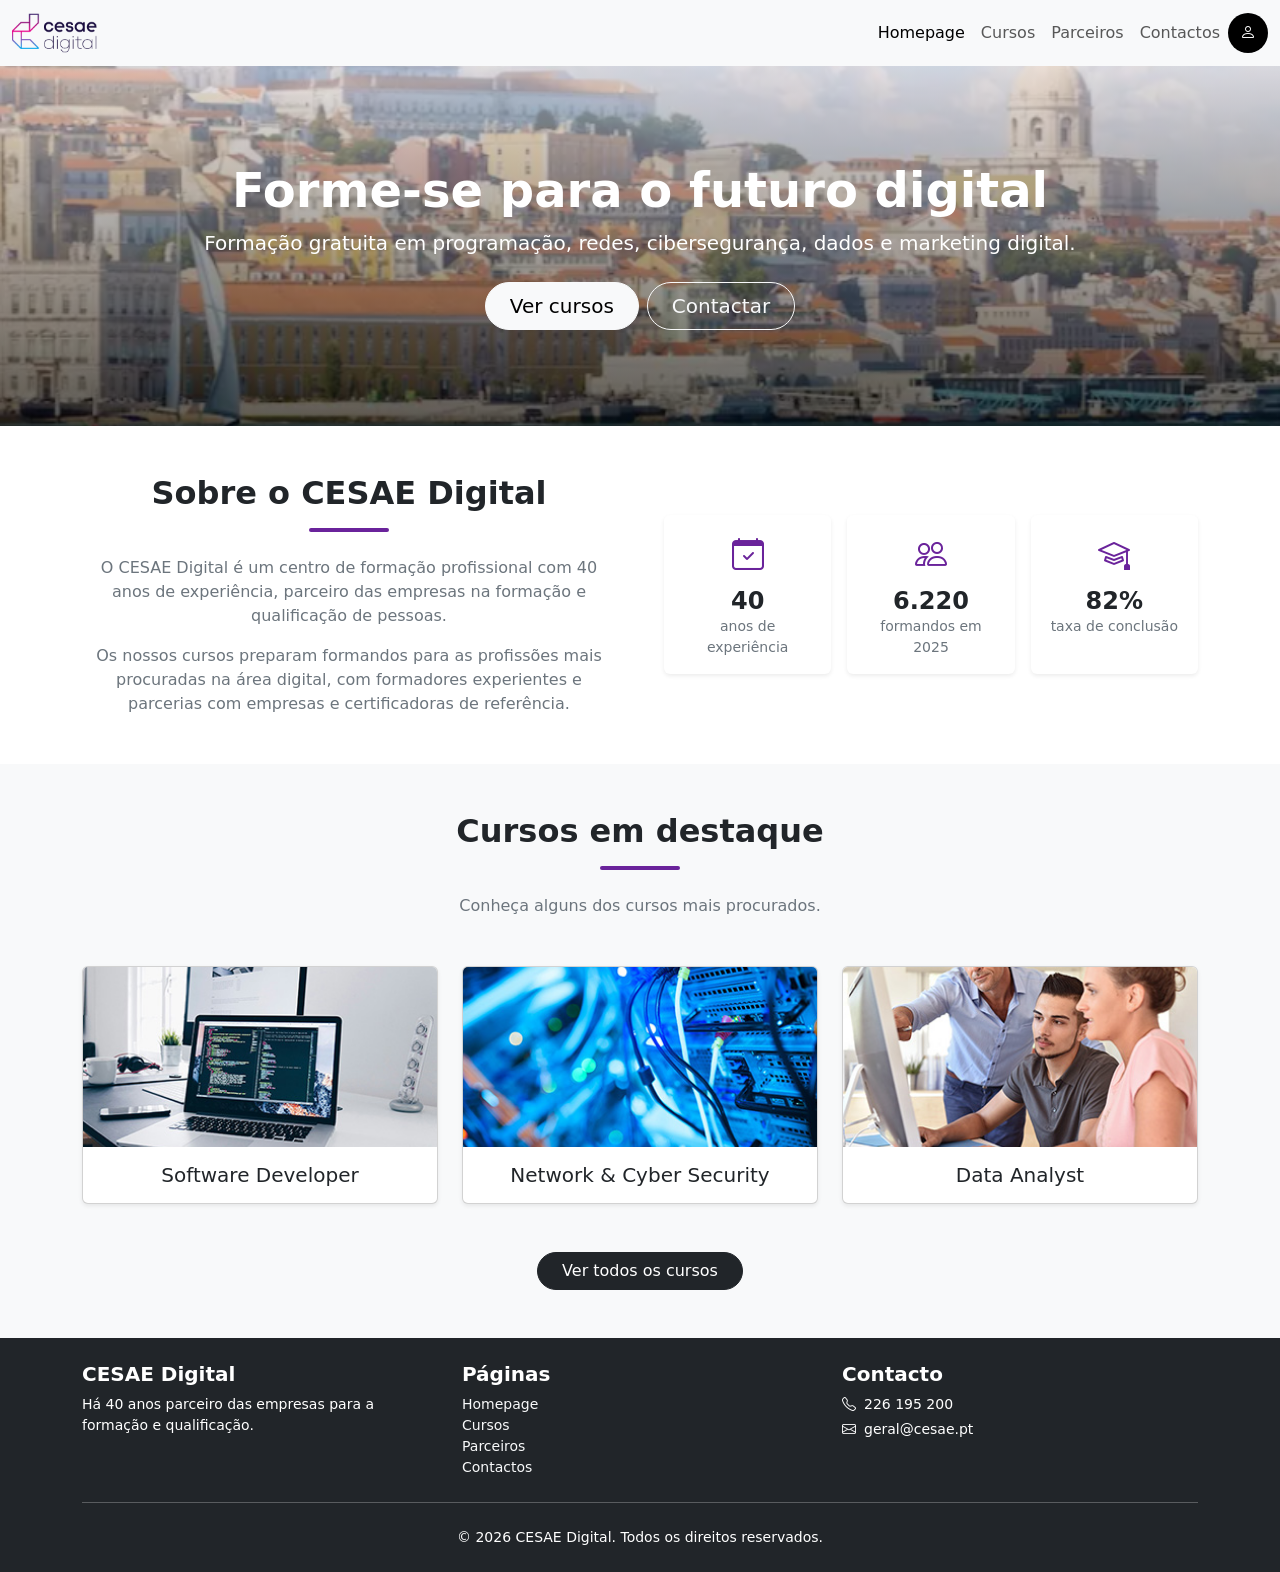
<file: index.html>
<!DOCTYPE html>
<html lang="en">

<head>
    <meta charset="UTF-8">
    <meta name="viewport" content="width=device-width, initial-scale=1.0">
    <title>CESAE Digital</title>
    <!-- CSS do bootstrap  -->
    <link href="https://cdn.jsdelivr.net/npm/bootstrap@5.3.8/dist/css/bootstrap.min.css" rel="stylesheet"
        integrity="sha384-sRIl4kxILFvY47J16cr9ZwB07vP4J8+LH7qKQnuqkuIAvNWLzeN8tE5YBujZqJLB" crossorigin="anonymous">

    <!-- icons do bootstrap  -->
    <link rel="stylesheet" href="https://cdn.jsdelivr.net/npm/bootstrap-icons@1.13.1/font/bootstrap-icons.min.css">

    <!-- CSS da minha app -->
    <link rel="stylesheet" href="css/index.css">
</head>

<body class="d-flex flex-column min-vh-100">

    <!-- NavBar -->
    <nav class="navbar navbar-expand-lg bg-body-tertiary">
        <div class="container-fluid">
            <a class="navbar-brand" href="index.html">
                <img src="images/cesae-logo-full.png" alt="CESAE Digital" height="40">
            </a>
            <button class="navbar-toggler" type="button" data-bs-toggle="collapse"
                data-bs-target="#navbarSupportedContent" aria-controls="navbarSupportedContent" aria-expanded="false"
                aria-label="Toggle navigation">
                <span class="navbar-toggler-icon"></span>
            </button>
            <div class="collapse navbar-collapse" id="navbarSupportedContent">
                <ul class="navbar-nav ms-auto">
                    <li class="nav-item">
                        <a class="nav-link active" aria-current="page" href="index.html">Homepage</a>
                    </li>
                    <li class="nav-item">
                        <a class="nav-link" href="pages/cursos.html">Cursos</a>
                    </li>
                    <li class="nav-item">
                        <a class="nav-link" href="pages/parceiros.html">Parceiros</a>
                    </li>
                    <li class="nav-item">
                        <a class="nav-link" href="pages/contactos.html">Contactos</a>
                    </li>
                </ul>
                <div>
                    <a href="pages/contactos.html"
                    class="nav-link btn rounded-circle bg-black border-light person d-none d-lg-flex justify-content-center align-items-center" id="botao" style="width: 40px; height: 40px;">
                    <i class="bi bi-person"></i>
                    </a>
                    
                </div>
            </div>
        </div>
    </nav>

    <main>

        <!-- Destaque -->
        <section class="bg-hero-imagem text-white text-center py-5">
            <div class="container py-5">
                <h1 class="display-5 fw-bold">Forme-se para o futuro digital</h1>
                <p class="lead mb-4">
                    Formação gratuita em programação, redes, cibersegurança, dados e marketing digital.
                </p>
                <div class="d-flex flex-column flex-sm-row justify-content-center gap-2">
                    <a href="pages/cursos.html" class="btn btn-light btn-lg rounded-pill px-4">Ver cursos</a>
                    <a href="pages/contactos.html" class="btn btn-outline-light btn-lg rounded-pill px-4">Contactar</a>
                </div>
            </div>
        </section>

        <!-- Sobre o CESAE -->
        <section class="py-5">
            <div class="container">
                <div class="row align-items-center g-5">
                    <div class="col-lg-6 text-center">
                        <h2 class="titulo-secao fw-bold mb-4">Sobre o CESAE Digital</h2>
                        <p class="text-secondary">
                            O CESAE Digital é um centro de formação profissional com 40 anos de experiência,
                            parceiro das empresas na formação e qualificação de pessoas.
                        </p>
                        <p class="text-secondary mb-0">
                            Os nossos cursos preparam formandos para as profissões mais procuradas na área
                            digital, com formadores experientes e parcerias com empresas e certificadoras de
                            referência.
                        </p>
                    </div>
                    <div class="col-lg-6">
                        <div class="row row-cols-1 row-cols-sm-3 g-3 text-center">
                            <div class="col">
                                <div class="card h-100 border-0 shadow-sm p-3">
                                    <i class="bi bi-calendar-check fs-2 texto-roxo"></i>
                                    <p class="h4 fw-bold mt-2 mb-0">40</p>
                                    <small class="text-secondary">anos de experiência</small>
                                </div>
                            </div>
                            <div class="col">
                                <div class="card h-100 border-0 shadow-sm p-3">
                                    <i class="bi bi-people fs-2 texto-roxo"></i>
                                    <p class="h4 fw-bold mt-2 mb-0">6.220</p>
                                    <small class="text-secondary">formandos em 2025</small>
                                </div>
                            </div>
                            <div class="col">
                                <div class="card h-100 border-0 shadow-sm p-3">
                                    <i class="bi bi-mortarboard fs-2 texto-roxo"></i>
                                    <p class="h4 fw-bold mt-2 mb-0">82%</p>
                                    <small class="text-secondary">taxa de conclusão</small>
                                </div>
                            </div>
                        </div>
                    </div>
                </div>
            </div>
        </section>

        <!-- Cursos em destaque -->
        <section class="bg-light py-5">
            <div class="container text-center">
                <h2 class="titulo-secao fw-bold mb-4">Cursos em destaque</h2>
                <p class="text-secondary mb-5">Conheça alguns dos cursos mais procurados.</p>

                <div class="row row-cols-1 row-cols-md-3 g-4">
                    <div class="col">
                        <div class="card h-100 shadow-sm">
                            <img src="images/softwaredev.jpg" class="card-img-top object-fit-cover" height="180"
                                alt="Software Developer">
                            <div class="card-body">
                                <h3 class="h5 mb-0">Software Developer</h3>
                            </div>
                        </div>
                    </div>
                    <div class="col">
                        <div class="card h-100 shadow-sm">
                            <img src="images/cyber.jpg" class="card-img-top object-fit-cover" height="180"
                                alt="Cibersegurança">
                            <div class="card-body">
                                <h3 class="h5 mb-0">Network &amp; Cyber Security</h3>
                            </div>
                        </div>
                    </div>
                    <div class="col">
                        <div class="card h-100 shadow-sm">
                            <img src="images/dataanaly.jpg" class="card-img-top object-fit-cover" height="180"
                                alt="Data Analyst">
                            <div class="card-body">
                                <h3 class="h5 mb-0">Data Analyst</h3>
                            </div>
                        </div>
                    </div>
                </div>

                <a href="pages/cursos.html" class="btn btn-dark rounded-pill px-4 mt-5">Ver todos os cursos</a>
            </div>
        </section>

    </main>

    <!-- Rodapé -->
    <footer class="bg-dark text-white py-4 mt-auto">
        <div class="container">
            <div class="row g-4 text-center text-md-start">
                <div class="col-md-4">
                    <h5 class="fw-bold">CESAE Digital</h5>
                    <p class="small mb-0">Há 40 anos parceiro das empresas para a formação e qualificação.</p>
                </div>
                <div class="col-md-4">
                    <h5 class="fw-bold">Páginas</h5>
                    <ul class="list-unstyled small mb-0">
                        <li><a href="index.html" class="link-light link-underline-opacity-0 link-underline-opacity-100-hover">Homepage</a></li>
                        <li><a href="pages/cursos.html" class="link-light link-underline-opacity-0 link-underline-opacity-100-hover">Cursos</a></li>
                        <li><a href="pages/parceiros.html" class="link-light link-underline-opacity-0 link-underline-opacity-100-hover">Parceiros</a></li>
                        <li><a href="pages/contactos.html" class="link-light link-underline-opacity-0 link-underline-opacity-100-hover">Contactos</a></li>
                    </ul>
                </div>
                <div class="col-md-4">
                    <h5 class="fw-bold">Contacto</h5>
                    <p class="small mb-1"><i class="bi bi-telephone me-2"></i>226 195 200</p>
                    <p class="small mb-0"><i class="bi bi-envelope me-2"></i>geral@cesae.pt</p>
                </div>
            </div>
            <hr class="my-4">
            <p class="text-center small mb-0">© 2026 CESAE Digital. Todos os direitos reservados.</p>
        </div>
    </footer>

    <!-- JS do bootstrap -->
    <script src="https://cdn.jsdelivr.net/npm/bootstrap@5.3.8/dist/js/bootstrap.bundle.min.js"
        integrity="sha384-FKyoEForCGlyvwx9Hj09JcYn3nv7wiPVlz7YYwJrWVcXK/BmnVDxM+D2scQbITxI" crossorigin="anonymous">
        </script>
</body>

</html>
</file>
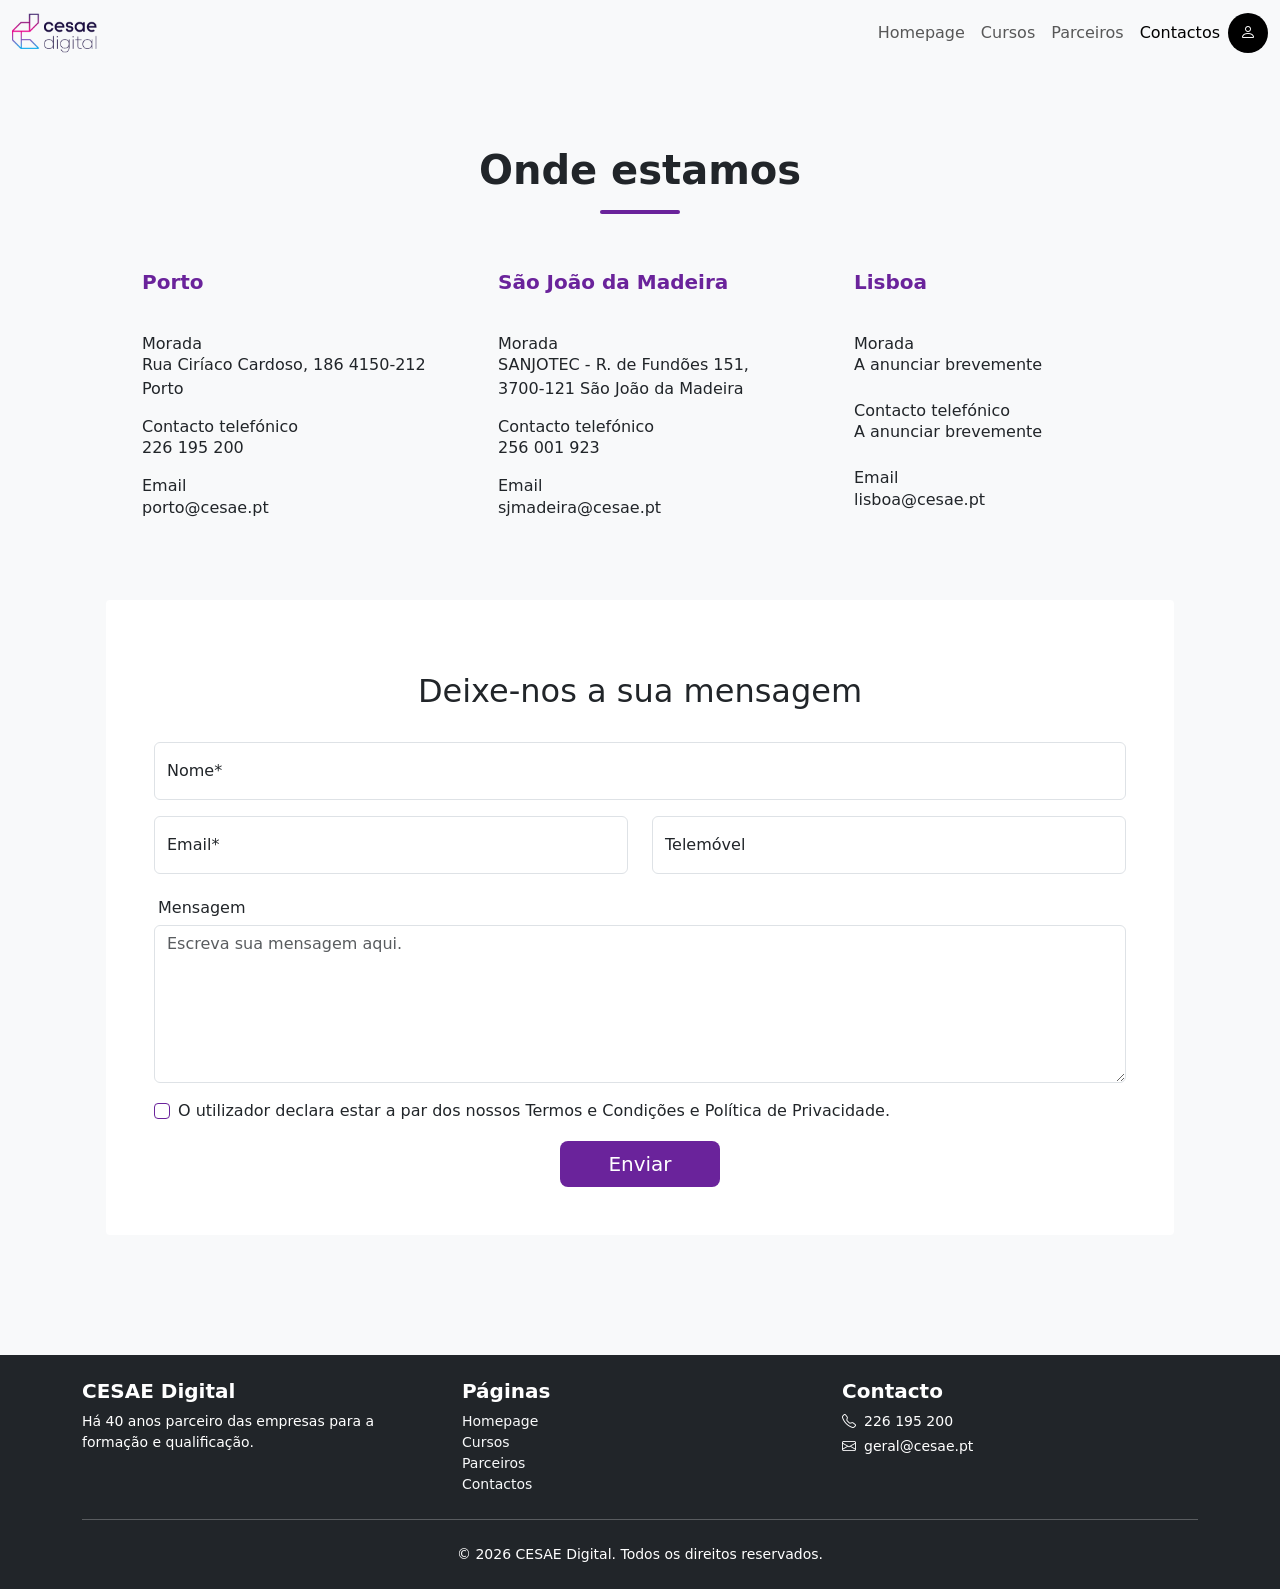
<file: pages/contactos.html>
<!DOCTYPE html>
<html lang="en">

<head>
    <meta charset="UTF-8">
    <meta name="viewport" content="width=device-width, initial-scale=1.0">
    <title>Contactos</title>
    <!-- CSS do bootstrap  -->
    <link href="https://cdn.jsdelivr.net/npm/bootstrap@5.3.8/dist/css/bootstrap.min.css" rel="stylesheet"
        integrity="sha384-sRIl4kxILFvY47J16cr9ZwB07vP4J8+LH7qKQnuqkuIAvNWLzeN8tE5YBujZqJLB" crossorigin="anonymous">

    <!-- icons do bootstrap  -->
    <link rel="stylesheet" href="https://cdn.jsdelivr.net/npm/bootstrap-icons@1.13.1/font/bootstrap-icons.min.css">

    <!-- CSS da minha app -->
    <link rel="stylesheet" href="../css/contactos.css">
</head>

<body class="bg-light d-flex flex-column min-vh-100">
    <!-- NavBar -->
    <nav class="navbar navbar-expand-lg bg-body-tertiary">
        <div class="container-fluid">
            <a class="navbar-brand" href="../index.html">
                <img src="../images/cesae-logo-full.png" alt="CESAE Digital" height="40">
            </a>
            <button class="navbar-toggler" type="button" data-bs-toggle="collapse"
                data-bs-target="#navbarSupportedContent" aria-controls="navbarSupportedContent" aria-expanded="false"
                aria-label="Toggle navigation">
                <span class="navbar-toggler-icon"></span>
            </button>
            <div class="collapse navbar-collapse" id="navbarSupportedContent">
                <ul class="navbar-nav ms-auto">
                    <li class="nav-item">
                        <a class="nav-link" href="../index.html">Homepage</a>
                    </li>
                    <li class="nav-item">
                        <a class="nav-link" href="../pages/cursos.html">Cursos</a>
                    </li>
                    <li class="nav-item">
                        <a class="nav-link" href="../pages/parceiros.html">Parceiros</a>
                    </li>
                    <li class="nav-item">
                        <a class="nav-link active" aria-current="page" href="../pages/contactos.html">Contactos</a>
                    </li>
                </ul>
                <div>
                    <a href="#contacto"
                        class="nav-link btn rounded-circle bg-black border-light person d-none d-lg-flex justify-content-center align-items-center"
                        id="botao" style="width: 40px; height: 40px;">
                        <i class="bi bi-person"></i>
                    </a>
                </div>
            </div>
        </div>
    </nav>

    <!-- main -->
    <main class="container py-5">
        <!-- Polos -->
        <div class="container p-4">
            <h1 class="titulo-secao p-2 text-center fw-bold">Onde estamos</h1>
            <div class="container my-3">
                <div class="row d-flex">
                    <div class="col-md-4 d-flex flex-column">
                        <div class="polo flex-fill p-4">
                            <h5 class="my-2">Porto</h5>
                            <div class="my-2">
                                <h6 class="mb-0">Morada</h6>
                                <p class="mb-0">Rua Ciríaco Cardoso, 186 4150-212 Porto</p>
                            </div>
                            <div class="my-2">
                                <h6 class="mb-0">Contacto telefónico</h6>
                                <p class="mb-0">226 195 200</p>
                            </div>
                            <div class="my-2">
                                <h6 class="mb-0">Email</h6>
                                <p class="mb-0">porto@cesae.pt</p>
                            </div>
                        </div>
                    </div>
                    <div class="col-md-4 d-flex flex-column">
                        <div class="polo flex-fill p-4">
                            <h5 class="my-2">São João da Madeira</h5>
                            <div class="my-2">
                                <h6 class="mb-0">Morada</h6>
                                <p class="mb-0">SANJOTEC - R. de Fundões 151, 3700-121 São João da Madeira</p>
                            </div>
                            <div class="my-2">
                                <h6 class="mb-0">Contacto telefónico</h6>
                                <p class="mb-0">256 001 923</p>
                            </div>
                            <div class="my-2">
                                <h6 class="mb-0">Email</h6>
                                <p class="mb-0">sjmadeira@cesae.pt</p>
                            </div>
                        </div>
                    </div>
                    <div class="col-md-4 d-flex flex-column">
                        <div class="polo flex-fill p-4">
                            <h5 class="my-2">Lisboa</h5>
                            <div class="my-2">
                                <h6 class="mb-0">Morada</h6>
                                <p class="mb-0">A anunciar brevemente</p>
                            </div>
                            <div class="my-2">
                                <h6 class="mb-0">Contacto telefónico</h6>
                                <p class="mb-0">A anunciar brevemente</p>
                            </div>
                            <div class="my-2">
                                <h6 class="mb-0">Email</h6>
                                <p class="mb-0">lisboa@cesae.pt</p>
                            </div>
                        </div>
                    </div>
                </div>
            </div>

            <!-- form contacto -->
            <section id="contacto" class="container bg-white p-3 p-md-5 my-5">
                <h2 class="p-2 p-md-4 text-center">Deixe-nos a sua mensagem</h2>
                <form action="utils/success.html" class="w-100 mx-auto">
                    <!-- mx-auto para centralizar horizontalmente -->
                    <div class="row"> <!-- linha para nome -->
                        <div class="col-md-12">
                            <div class="form-floating mb-3">
                                <input type="text" class="form-control" id="input_name" placeholder="Insira o seu nome."
                                    name="name" required>
                                <label for="input_name">Nome*</label>
                            </div>
                        </div>
                    </div>
                    <div class="row"> <!-- linha para email e telemóvel -->
                        <div class="col-md-6">
                            <div class="form-floating mb-3">
                                <input type="email" class="form-control" id="input_email"
                                    placeholder="Insira o seu email." name="email" required>
                                <label for="input_email">Email*</label>
                            </div>
                        </div>
                        <div class="col-md-6">
                            <div class="form-floating mb-3">
                                <input type="tel" class="form-control" id="input_phone"
                                    placeholder="Insira o seu telemóvel." name="phone">
                                <label for="input_phone">Telemóvel</label>
                            </div>
                        </div>
                    </div>
                    <div class="row"> <!-- linha para mensagem -->
                        <div class="col-12">
                            <div class="form mb-3">
                                <label for="form-message">
                                    <h6 class="mx-1 my-2">Mensagem</h6>
                                </label>
                                <textarea class="form-control" placeholder="Escreva sua mensagem aqui."
                                    id="form-message" name="textarea" rows="6"></textarea>
                            </div>
                        </div>
                    </div>
                    <div class="row"> <!-- linha para checkbox termos/políticas -->
                        <div class="col-12">
                            <div class="form-check">
                                <input class="form-check-input checkbox-consent" type="checkbox" value=""
                                    id="checkDefault" required>
                                <label class="form-check-label" for="checkDefault">
                                    O utilizador declara estar a par dos nossos
                                    <a class="link-disabled" aria-disabled="true" role="link" href="#">Termos e Condições</a> e
                                    <a class="link-disabled" aria-disabled="true" role="link" href="#">Política de
                                        Privacidade</a>.
                                </label>
                            </div>
                        </div>
                    </div>
                    <div class="row text-center"> <!-- linha para botão CTA -->
                        <div class="col-12">
                            <button type="submit" class="btn btn-purple btn-lg mt-3 px-5">Enviar</button>
                        </div>
                    </div>

                </form>
            </section>
        </div>

    </main>

    <!-- Rodapé -->
    <footer class="bg-dark text-white py-4 mt-auto">
        <div class="container">
            <div class="row g-4 text-center text-md-start">
                <div class="col-md-4">
                    <h5 class="fw-bold">CESAE Digital</h5>
                    <p class="small mb-0">Há 40 anos parceiro das empresas para a formação e qualificação.</p>
                </div>
                <div class="col-md-4">
                    <h5 class="fw-bold">Páginas</h5>
                    <ul class="list-unstyled small mb-0">
                        <li><a href="../index.html" class="link-light link-underline-opacity-0 link-underline-opacity-100-hover">Homepage</a></li>
                        <li><a href="../pages/cursos.html" class="link-light link-underline-opacity-0 link-underline-opacity-100-hover">Cursos</a></li>
                        <li><a href="../pages/parceiros.html" class="link-light link-underline-opacity-0 link-underline-opacity-100-hover">Parceiros</a></li>
                        <li><a href="../pages/contactos.html" class="link-light link-underline-opacity-0 link-underline-opacity-100-hover">Contactos</a></li>
                    </ul>
                </div>
                <div class="col-md-4">
                    <h5 class="fw-bold">Contacto</h5>
                    <p class="small mb-1"><i class="bi bi-telephone me-2"></i>226 195 200</p>
                    <p class="small mb-0"><i class="bi bi-envelope me-2"></i>geral@cesae.pt</p>
                </div>
            </div>
            <hr class="my-4">
            <p class="text-center small mb-0">© 2026 CESAE Digital. Todos os direitos reservados.</p>
        </div>
    </footer>

    <script src="https://cdn.jsdelivr.net/npm/bootstrap@5.3.8/dist/js/bootstrap.bundle.min.js"
        integrity="sha384-FKyoEForCGlyvwx9Hj09JcYn3nv7wiPVlz7YYwJrWVcXK/BmnVDxM+D2scQbITxI" crossorigin="anonymous">
        </script>
</body>

</html>
</file>
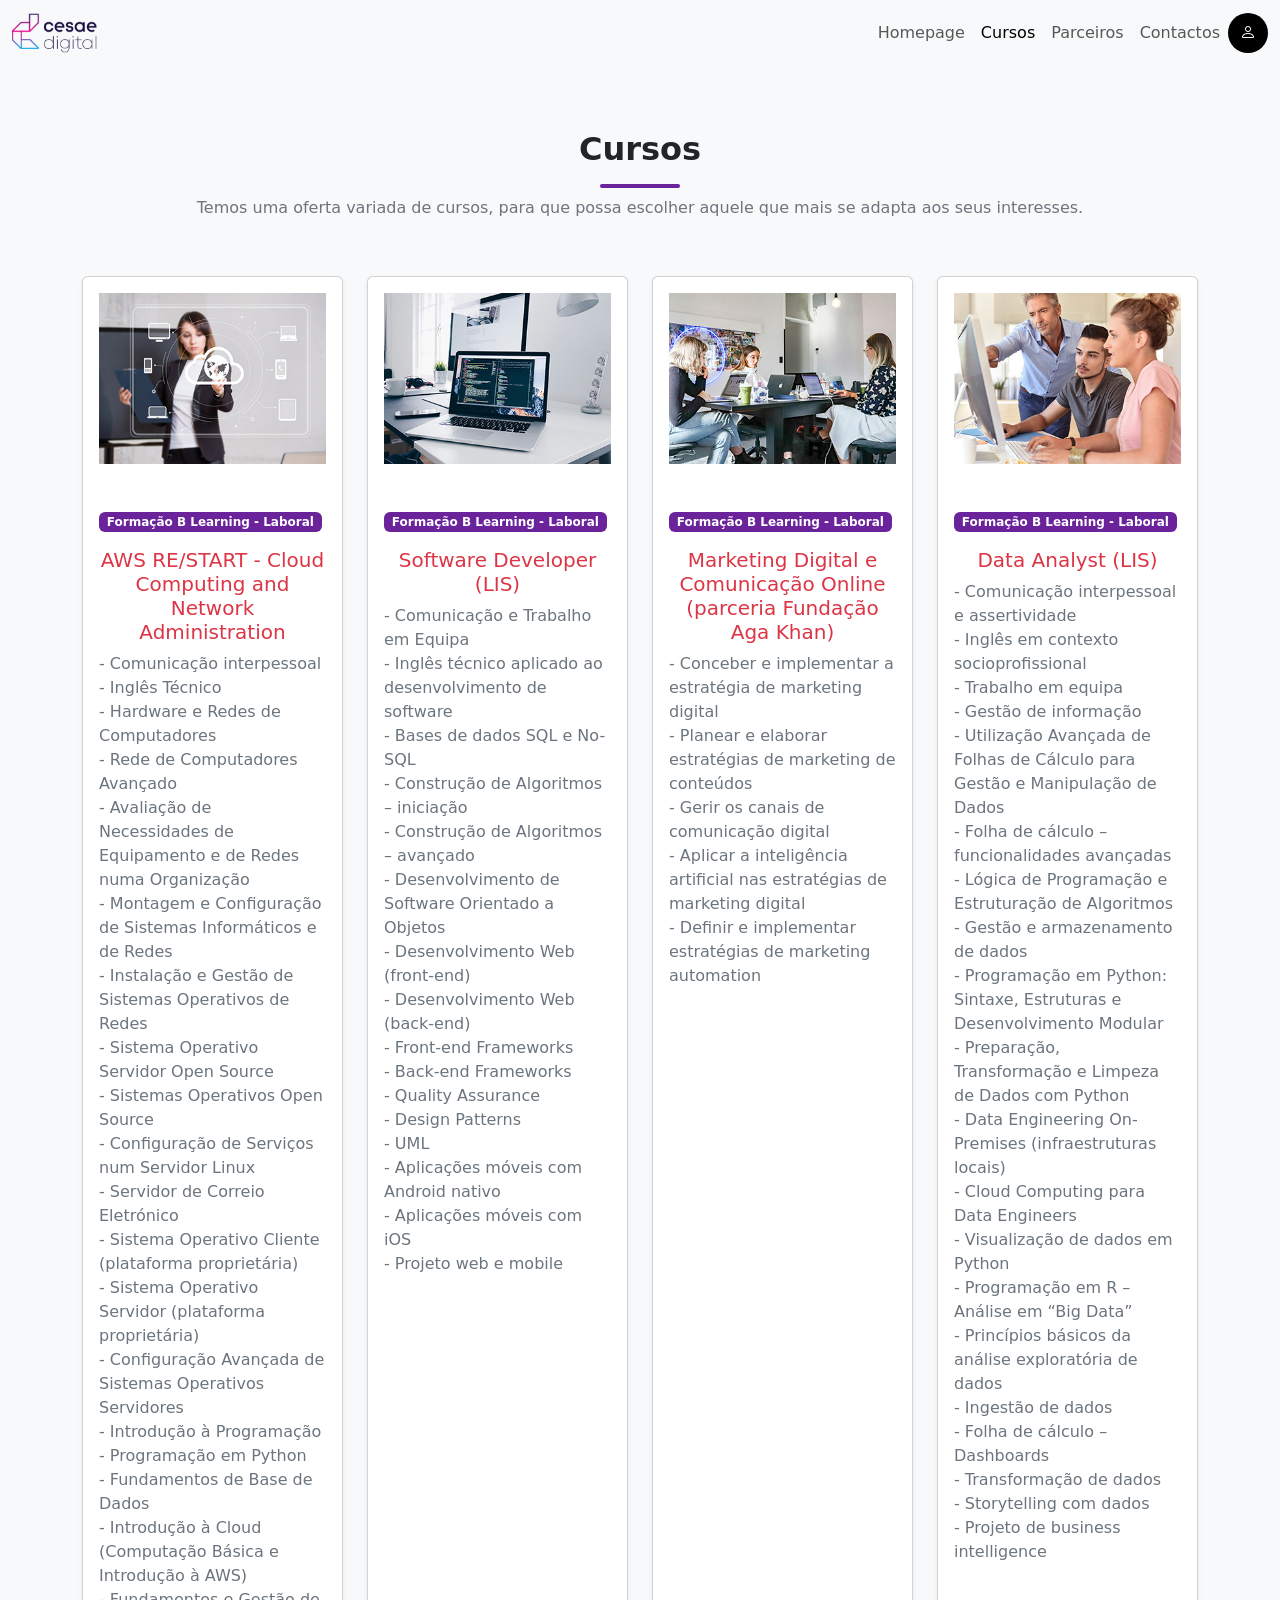
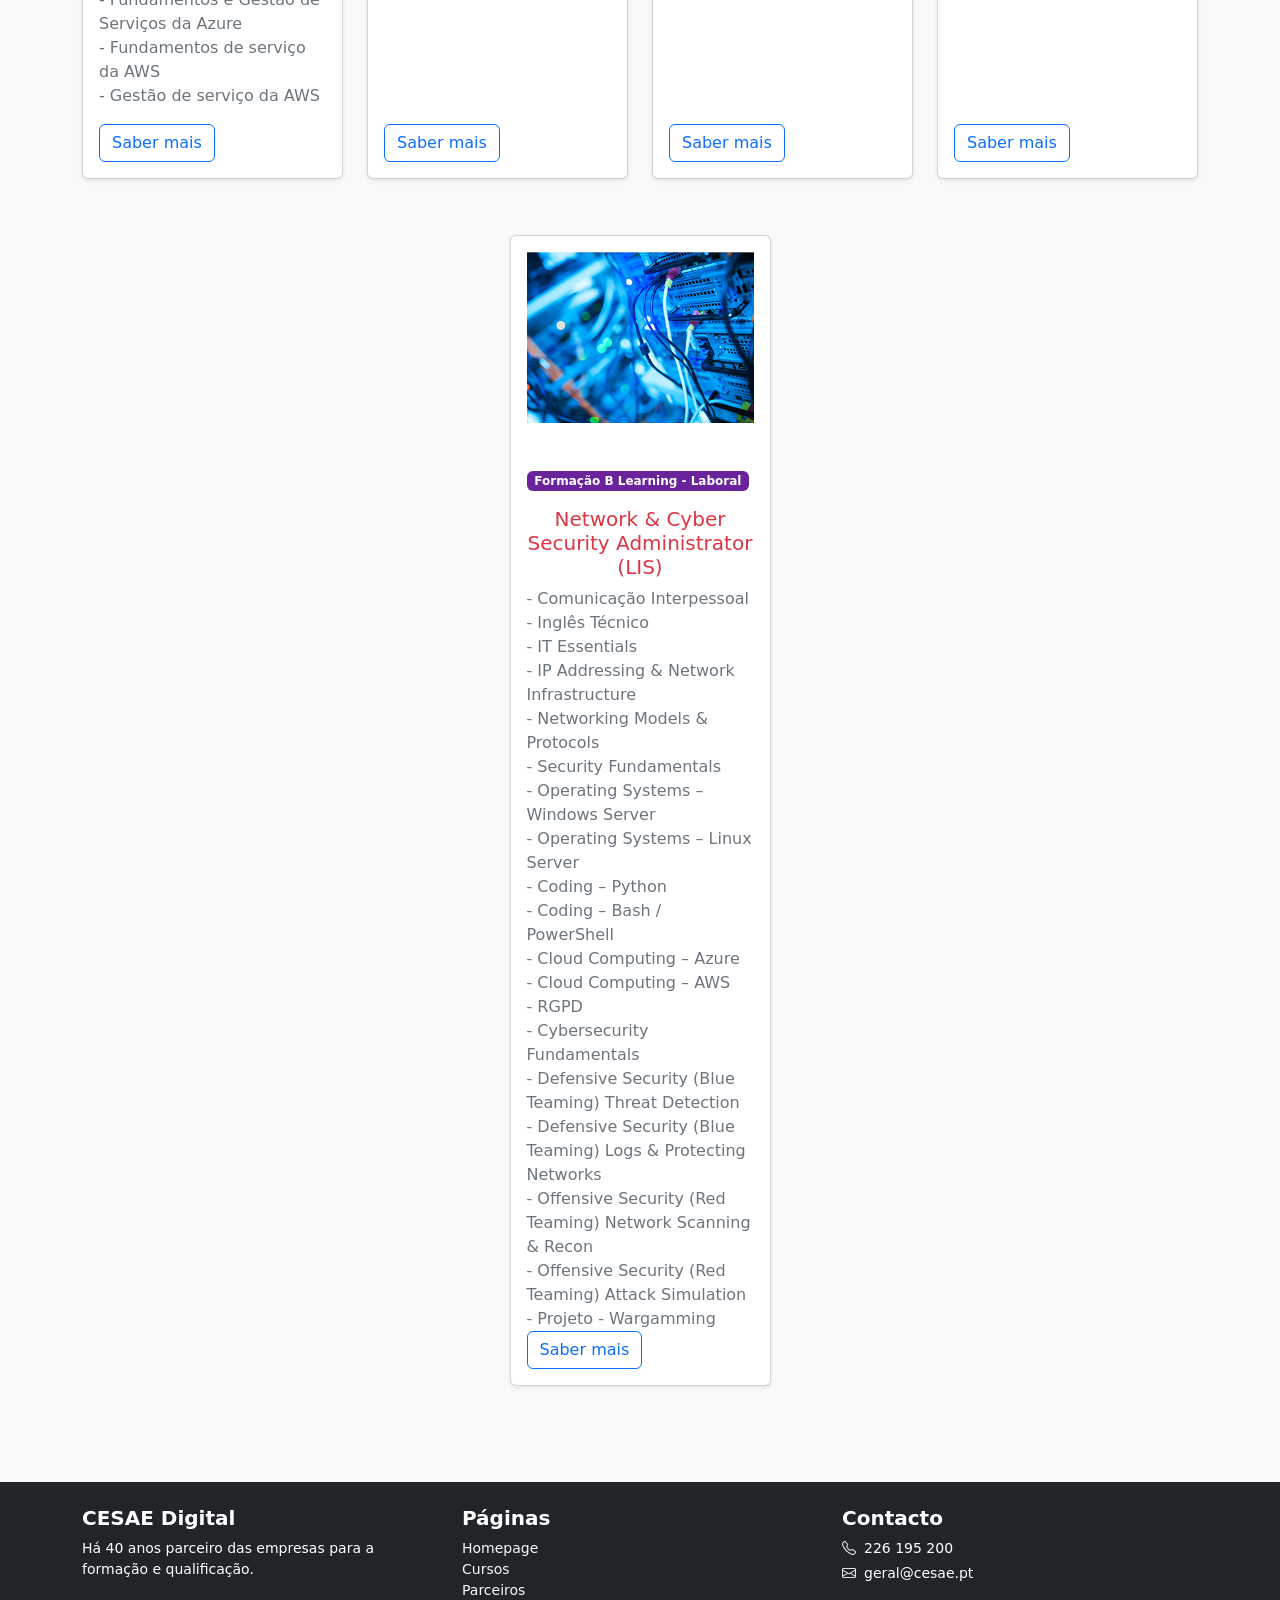
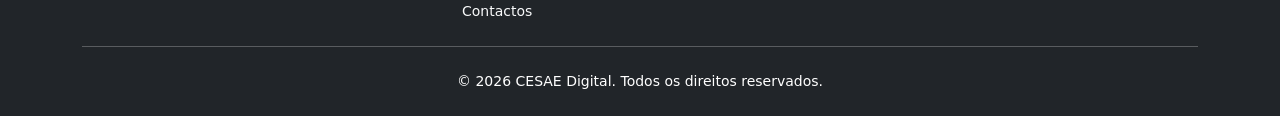
<file: pages/cursos.html>
<!DOCTYPE html>
<html lang="en">

<head>
    <meta charset="UTF-8">
    <meta name="viewport" content="width=device-width, initial-scale=1.0">
    <title>Cursos</title>
    <link href="https://cdn.jsdelivr.net/npm/bootstrap@5.3.8/dist/css/bootstrap.min.css" rel="stylesheet"
        integrity="sha384-sRIl4kxILFvY47J16cr9ZwB07vP4J8+LH7qKQnuqkuIAvNWLzeN8tE5YBujZqJLB" crossorigin="anonymous">
    <link rel="stylesheet" href="https://cdn.jsdelivr.net/npm/bootstrap-icons@1.13.1/font/bootstrap-icons.min.css">
    <link rel="stylesheet" href="../css/cursos.css">
</head>

<body class="d-flex flex-column min-vh-100">
    <nav class="navbar navbar-expand-lg bg-body-tertiary">
        <div class="container-fluid">
            <a class="navbar-brand" href="../index.html">
                <img src="../images/cesae-logo-full.png" alt="CESAE Digital" height="40">
            </a>
            <button class="navbar-toggler" type="button" data-bs-toggle="collapse"
                data-bs-target="#navbarSupportedContent" aria-controls="navbarSupportedContent" aria-expanded="false"
                aria-label="Toggle navigation">
                <span class="navbar-toggler-icon"></span>
            </button>
            <div class="collapse navbar-collapse" id="navbarSupportedContent">
                <ul class="navbar-nav ms-auto">
                    <li class="nav-item">
                        <a class="nav-link" href="../index.html">Homepage</a>
                    </li>
                    <li class="nav-item">
                        <a class="nav-link active" aria-current="page" href="../pages/cursos.html">Cursos</a>
                    </li>
                    <li class="nav-item">
                        <a class="nav-link" href="../pages/parceiros.html">Parceiros</a>
                    </li>
                    <li class="nav-item">
                        <a class="nav-link" href="../pages/contactos.html">Contactos</a>
                    </li>
                </ul>
                <div>
                    <a href="contactos.html"
                        class="nav-link btn rounded-circle bg-black border-light person d-none d-lg-flex justify-content-center align-items-center"
                        id="botao" style="width: 40px; height: 40px;">
                        <i class="bi bi-person"></i>
                    </a>
                </div>
            </div>
        </div>
    </nav>

    <section class="bg-light py-5">
        <div class="container py-3">
            <div class="text-center mb-4">
                <h2 class="titulo-cursos fw-bold">
                    Cursos
                </h2>
                <p class="text-secondary">
                    Temos uma oferta variada de cursos, para que possa escolher aquele que mais se adapta aos seus
                    interesses.
                </p>
            </div>
            <div class="row g-4 justify-content-center py-3">
                <div class="col-6 col-md-4 col-lg-3 py-3">
                    <div class="card h-100 shadow-sm">
                        <div class="card-body d-flex flex-column">
                            <img src="../images/aws.jpg" alt="aws" class="img-fluid">
                            <br><br>
                            <span class="badge align-self-start mb-3">
                                Formação B Learning - Laboral
                            </span>
                            <h3 class="h5 text-danger text-center">AWS RE/START - Cloud Computing and Network
                                Administration
                            </h3>
                            <p class="text-secondary mb-0">- Comunicação interpessoal</p>
                            <p class="text-secondary mb-0">- Inglês Técnico</p>
                            <p class="text-secondary mb-0">- Hardware e Redes de Computadores</p>
                            <p class="text-secondary mb-0">- Rede de Computadores Avançado </p>
                            <p class="text-secondary mb-0">- Avaliação de Necessidades de Equipamento e de Redes numa
                                Organização</p>
                            <p class="text-secondary mb-0">- Montagem e Configuração de Sistemas Informáticos e de Redes
                            </p>
                            <p class="text-secondary mb-0">- Instalação e Gestão de Sistemas Operativos de Redes </p>
                            <p class="text-secondary mb-0">- Sistema Operativo Servidor Open Source</p>
                            <p class="text-secondary mb-0">- Sistemas Operativos Open Source </p>
                            <p class="text-secondary mb-0">- Configuração de Serviços num Servidor Linux </p>
                            <p class="text-secondary mb-0">- Servidor de Correio Eletrónico </p>
                            <p class="text-secondary mb-0">- Sistema Operativo Cliente (plataforma proprietária)</p>
                            <p class="text-secondary mb-0">- Sistema Operativo Servidor (plataforma proprietária) </p>
                            <p class="text-secondary mb-0">- Configuração Avançada de Sistemas Operativos Servidores
                            </p>
                            <p class="text-secondary mb-0">- Introdução à Programação </p>
                            <p class="text-secondary mb-0">- Programação em Python</p>
                            <p class="text-secondary mb-0">- Fundamentos de Base de Dados</p>
                            <p class="text-secondary mb-0">- Introdução à Cloud (Computação Básica e Introdução à AWS)
                            </p>
                            <p class="text-secondary mb-0">- Fundamentos e Gestão de Serviços da Azure </p>
                            <p class="text-secondary mb-0">- Fundamentos de serviço da AWS</p>
                            <p class="text-secondary mb-0">- Gestão de serviço da AWS</p>
                            <p></p>
                            <a href="../pages/contactos.html" class="btn btn-outline-primary mt-auto align-self-start">
                                Saber mais
                            </a>
                        </div>
                    </div>
                </div>
                <div class="col-6 col-md-4 col-lg-3 py-3">
                    <div class="card h-100 shadow-sm">
                        <div class="card-body d-flex flex-column">
                            <img src="../images/softwaredev.jpg" alt="softwaredev" class="img-fluid">
                            <br><br>
                            <span class="badge align-self-start mb-3">
                                Formação B Learning - Laboral
                            </span>
                            <h3 class="h5 text-danger text-center"> Software Developer (LIS) </h3>
                            <p class="text-secondary mb-0">- Comunicação e Trabalho em Equipa </p>
                            <p class="text-secondary mb-0">- Inglês técnico aplicado ao desenvolvimento de software </p>
                            <p class="text-secondary mb-0">- Bases de dados SQL e No-SQL</p>
                            <p class="text-secondary mb-0">- Construção de Algoritmos – iniciação </p>
                            <p class="text-secondary mb-0">- Construção de Algoritmos – avançado</p>
                            <p class="text-secondary mb-0">- Desenvolvimento de Software Orientado a Objetos </p>
                            <p class="text-secondary mb-0">- Desenvolvimento Web (front-end) </p>
                            <p class="text-secondary mb-0">- Desenvolvimento Web (back-end)</p>
                            <p class="text-secondary mb-0">- Front-end Frameworks </p>
                            <p class="text-secondary mb-0">- Back-end Frameworks </p>
                            <p class="text-secondary mb-0">- Quality Assurance </p>
                            <p class="text-secondary mb-0">- Design Patterns</p>
                            <p class="text-secondary mb-0">- UML </p>
                            <p class="text-secondary mb-0">- Aplicações móveis com Android nativo </p>
                            <p class="text-secondary mb-0">- Aplicações móveis com iOS </p>
                            <p class="text-secondary mb-0">- Projeto web e mobile</p>
                            <p></p>
                            <a href="../pages/contactos.html" class="btn btn-outline-primary mt-auto align-self-start">
                                Saber mais
                            </a>
                        </div>
                    </div>
                </div>
                <div class="col-6 col-md-4 col-lg-3 py-3">
                    <div class="card h-100 shadow-sm">
                        <div class="card-body d-flex flex-column">
                            <img src="../images/markt.jpg" alt="marketing" class="img-fluid">
                            <br><br>
                            <span class="badge align-self-start mb-3">
                                Formação B Learning - Laboral
                            </span>
                            <h3 class="h5 text-danger text-center"> Marketing Digital e Comunicação Online (parceria
                                Fundação Aga Khan) </h3>
                            <p class="text-secondary mb-0">- Conceber e implementar a estratégia de marketing digital
                            </p>
                            <p class="text-secondary mb-0">- Planear e elaborar estratégias de marketing de conteúdos
                            </p>
                            <p class="text-secondary mb-0">- Gerir os canais de comunicação digital</p>
                            <p class="text-secondary mb-0">- Aplicar a inteligência artificial nas estratégias de
                                marketing
                                digital </p>
                            <p class="text-secondary mb-0">- Definir e implementar estratégias de marketing automation
                            </p>
                            <p></p>
                            <a href="../pages/contactos.html" class="btn btn-outline-primary mt-auto align-self-start">
                                Saber mais
                            </a>
                        </div>
                    </div>
                </div>
                <div class="col-6 col-md-4 col-lg-3 py-3">
                    <div class="card h-100 shadow-sm">
                        <div class="card-body d-flex flex-column">
                            <img src="../images/dataanaly.jpg" alt="dataanalyst" class="img-fluid">
                            <br><br>
                            <span class="badge align-self-start mb-3">
                                Formação B Learning - Laboral
                            </span>
                            <h3 class="h5 text-danger text-center"> Data Analyst (LIS) </h3>
                            <p class="text-secondary mb-0">- Comunicação interpessoal e assertividade </p>
                            <p class="text-secondary mb-0">- Inglês em contexto socioprofissional </p>
                            <p class="text-secondary mb-0">- Trabalho em equipa</p>
                            <p class="text-secondary mb-0">- Gestão de informação </p>
                            <p class="text-secondary mb-0">- Utilização Avançada de Folhas de Cálculo
                                para Gestão e Manipulação de Dados</p>
                            <p class="text-secondary mb-0">- Folha de cálculo – funcionalidades avançadas </p>
                            <p class="text-secondary mb-0">- Lógica de Programação e Estruturação
                                de Algoritmos </p>
                            <p class="text-secondary mb-0">- Gestão e armazenamento de dados </p>
                            <p class="text-secondary mb-0">- Programação em Python: Sintaxe, Estruturas
                                e Desenvolvimento Modular</p>
                            <p class="text-secondary mb-0">- Preparação, Transformação e Limpeza
                                de Dados com Python</p>
                            <p class="text-secondary mb-0">- Data Engineering On-Premises
                                (infraestruturas locais)</p>
                            <p class="text-secondary mb-0">- Cloud Computing para Data Engineers</p>
                            <p class="text-secondary mb-0">- Visualização de dados em Python</p>
                            <p class="text-secondary mb-0">- Programação em R – Análise em “Big Data”</p>
                            <p class="text-secondary mb-0">- Princípios básicos da análise exploratória
                                de dados</p>
                            <p class="text-secondary mb-0">- Ingestão de dados</p>
                            <p class="text-secondary mb-0">- Folha de cálculo – Dashboards</p>
                            <p class="text-secondary mb-0">- Transformação de dados</p>
                            <p class="text-secondary mb-0">- Storytelling com dados</p>
                            <p class="text-secondary mb-0">- Projeto de business intelligence</p>
                            <p></p>
                            <a href="../pages/contactos.html" class="btn btn-outline-primary mt-auto align-self-start">
                                Saber mais
                            </a>
                        </div>
                    </div>
                </div>
                <div class="col-6 col-md-4 col-lg-3 py-3">
                    <div class="card h-100 shadow-sm">
                        <div class="card-body d-flex flex-column">
                            <img src="../images/cyber.jpg" alt="cyber" class="img-fluid">
                            <br><br>
                            <span class="badge align-self-start mb-3">
                                Formação B Learning - Laboral
                            </span>
                            <h3 class="h5 text-danger text-center"> Network &amp; Cyber Security Administrator (LIS) </h3>
                            <p class="text-secondary mb-0">- Comunicação Interpessoal </p>
                            <p class="text-secondary mb-0">- Inglês Técnico </p>
                            <p class="text-secondary mb-0">- IT Essentials</p>
                            <p class="text-secondary mb-0">- IP Addressing &amp; Network Infrastructure </p>
                            <p class="text-secondary mb-0">- Networking Models &amp; Protocols</p>
                            <p class="text-secondary mb-0">- Security Fundamentals</p>
                            <p class="text-secondary mb-0">- Operating Systems – Windows Server</p>
                            <p class="text-secondary mb-0">- Operating Systems – Linux Server</p>
                            <p class="text-secondary mb-0">- Coding – Python</p>
                            <p class="text-secondary mb-0">- Coding – Bash / PowerShell</p>
                            <p class="text-secondary mb-0">- Cloud Computing – Azure</p>
                            <p class="text-secondary mb-0">- Cloud Computing – AWS</p>
                            <p class="text-secondary mb-0">- RGPD</p>
                            <p class="text-secondary mb-0">- Cybersecurity Fundamentals</p>
                            <p class="text-secondary mb-0">- Defensive Security (Blue Teaming) Threat Detection</p>
                            <p class="text-secondary mb-0">- Defensive Security (Blue Teaming) Logs &amp; Protecting
                                Networks
                            </p>
                            <p class="text-secondary mb-0">- Offensive Security (Red Teaming) Network Scanning &amp; Recon
                            </p>
                            <p class="text-secondary mb-0">- Offensive Security (Red Teaming) Attack Simulation</p>
                            <p class="text-secondary mb-0">- Projeto ‐ Wargamming</p>
                            <a href="../pages/contactos.html" class="btn btn-outline-primary mt-auto align-self-start">
                                Saber mais
                            </a>
                        </div>
                    </div>
                </div>
            </div>

        </div>
    </section>

    <footer class="bg-dark text-white py-4 mt-auto">
        <div class="container">
            <div class="row g-4 text-center text-md-start">
                <div class="col-md-4">
                    <h5 class="fw-bold">CESAE Digital</h5>
                    <p class="small mb-0">Há 40 anos parceiro das empresas para a formação e qualificação.</p>
                </div>
                <div class="col-md-4">
                    <h5 class="fw-bold">Páginas</h5>
                    <ul class="list-unstyled small mb-0">
                        <li><a href="../index.html" class="link-light link-underline-opacity-0 link-underline-opacity-100-hover">Homepage</a></li>
                        <li><a href="../pages/cursos.html" class="link-light link-underline-opacity-0 link-underline-opacity-100-hover">Cursos</a></li>
                        <li><a href="../pages/parceiros.html" class="link-light link-underline-opacity-0 link-underline-opacity-100-hover">Parceiros</a></li>
                        <li><a href="../pages/contactos.html" class="link-light link-underline-opacity-0 link-underline-opacity-100-hover">Contactos</a></li>
                    </ul>
                </div>
                <div class="col-md-4">
                    <h5 class="fw-bold">Contacto</h5>
                    <p class="small mb-1"><i class="bi bi-telephone me-2"></i>226 195 200</p>
                    <p class="small mb-0"><i class="bi bi-envelope me-2"></i>geral@cesae.pt</p>
                </div>
            </div>
            <hr class="my-4">
            <p class="text-center small mb-0">© 2026 CESAE Digital. Todos os direitos reservados.</p>
        </div>
    </footer>

    <!-- JS do bootstrap -->
    <script src="https://cdn.jsdelivr.net/npm/bootstrap@5.3.8/dist/js/bootstrap.bundle.min.js"
        integrity="sha384-FKyoEForCGlyvwx9Hj09JcYn3nv7wiPVlz7YYwJrWVcXK/BmnVDxM+D2scQbITxI" crossorigin="anonymous">
        </script>

</body>

</html>
</file>
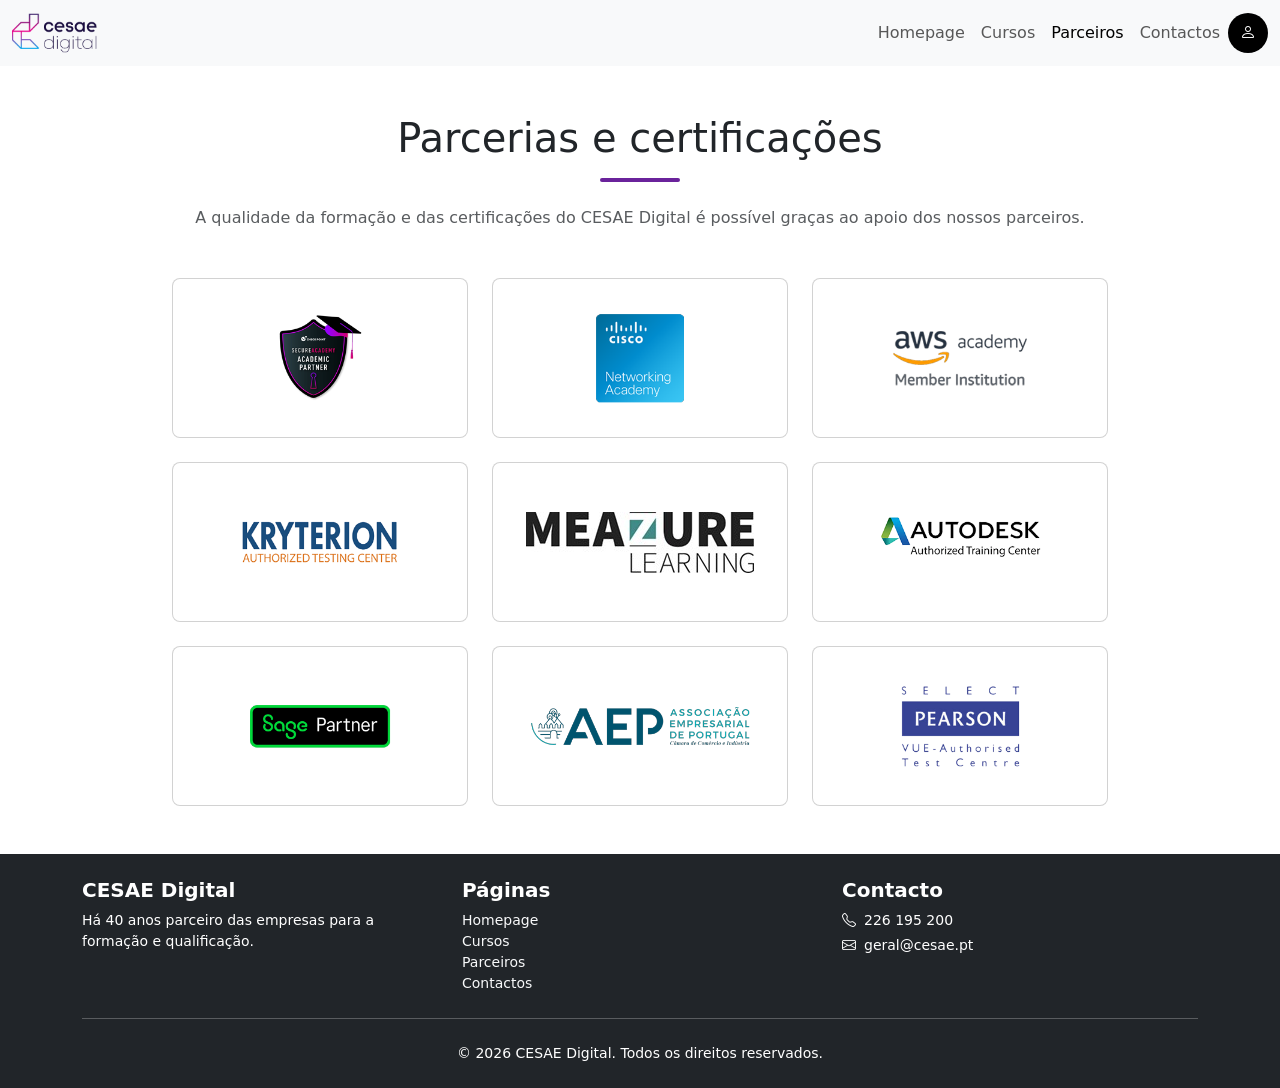
<file: pages/parceiros.html>
<!DOCTYPE html>
<html lang="en">

<head>
    <meta charset="UTF-8">
    <meta name="viewport" content="width=device-width, initial-scale=1.0">
    <title>Parceiros</title>
    <!-- CSS do bootstrap  -->
    <link href="https://cdn.jsdelivr.net/npm/bootstrap@5.3.8/dist/css/bootstrap.min.css" rel="stylesheet"
        integrity="sha384-sRIl4kxILFvY47J16cr9ZwB07vP4J8+LH7qKQnuqkuIAvNWLzeN8tE5YBujZqJLB" crossorigin="anonymous">

    <!-- icons do bootstrap  -->
    <link rel="stylesheet" href="https://cdn.jsdelivr.net/npm/bootstrap-icons@1.13.1/font/bootstrap-icons.min.css">

    <!-- CSS da minha app -->
    <link rel="stylesheet" href="../css/parceiros.css">
</head>

<body class="d-flex flex-column min-vh-100">
    <!-- NavBar -->
    <nav class="navbar navbar-expand-lg bg-body-tertiary">
        <div class="container-fluid">
            <a class="navbar-brand" href="../index.html">
                <img src="../images/cesae-logo-full.png" alt="CESAE Digital" height="40">
            </a>
            <button class="navbar-toggler" type="button" data-bs-toggle="collapse"
                data-bs-target="#navbarSupportedContent" aria-controls="navbarSupportedContent" aria-expanded="false"
                aria-label="Toggle navigation">
                <span class="navbar-toggler-icon"></span>
            </button>
            <div class="collapse navbar-collapse" id="navbarSupportedContent">
                <ul class="navbar-nav ms-auto">
                    <li class="nav-item">
                        <a class="nav-link" href="../index.html">Homepage</a>
                    </li>
                    <li class="nav-item">
                        <a class="nav-link" href="../pages/cursos.html">Cursos</a>
                    </li>
                    <li class="nav-item">
                        <a class="nav-link active" aria-current="page" href="../pages/parceiros.html">Parceiros</a>
                    </li>
                    <li class="nav-item">
                        <a class="nav-link" href="../pages/contactos.html">Contactos</a>
                    </li>
                </ul>
                <div>
                    <a href="contactos.html"
                        class="nav-link btn rounded-circle bg-black border-light person d-none d-lg-flex justify-content-center align-items-center"
                        id="botao" style="width: 40px; height: 40px;">
                        <i class="bi bi-person"></i>
                    </a>
                </div>
            </div>
        </div>
    </nav>

    <!-- Conteúdo principal -->
    <main class="container py-5">

        <section class="text-center">

            <!-- Título com linha roxa por baixo -->
            <h1 class="titulo-parceiros mb-4">Parcerias e certificações</h1>

            <!-- Texto de apresentação -->
            <p class="mb-5 text-muted">
                A qualidade da formação e das certificações do CESAE Digital é possível graças ao apoio dos nossos parceiros.
            </p>

            <!-- Grelha: 1 coluna no telemóvel, 2 no tablet, 3 no desktop -->
            <div class="row row-cols-1 row-cols-sm-2 row-cols-md-3 g-4 mx-auto" style="max-width: 960px;">
                <div class="col">
                    <a href="https://www.checkpoint.com/mind/secureacademy/" target="_blank"
                        class="card cartao-parceiro h-100 rounded-3 p-4 d-flex align-items-center justify-content-center">
                        <img src="../images/checkpoint.png" alt="Check Point SecureAcademy" class="img-fluid">
                    </a>
                </div>
                <div class="col">
                    <a href="https://www.cisco.com/c/m/en_sg/partners/cisco-networking-academy/index.html" target="_blank"
                        class="card cartao-parceiro h-100 rounded-3 p-4 d-flex align-items-center justify-content-center">
                        <img src="../images/cisco.png" alt="Cisco Networking Academy" class="img-fluid">
                    </a>
                </div>
                <div class="col">
                    <a href="https://aws.amazon.com/pt/training/awsacademy/" target="_blank"
                        class="card cartao-parceiro h-100 rounded-3 p-4 d-flex align-items-center justify-content-center">
                        <img src="../images/aws.png" alt="AWS Academy" class="img-fluid">
                    </a>
                </div>
                <div class="col">
                    <a href="https://www.kryterion.com/" target="_blank"
                        class="card cartao-parceiro h-100 rounded-3 p-4 d-flex align-items-center justify-content-center">
                        <img src="../images/kryterion.png" alt="Kryterion" class="img-fluid">
                    </a>
                </div>
                <div class="col">
                    <a href="https://www.meazurelearning.com/" target="_blank"
                        class="card cartao-parceiro h-100 rounded-3 p-4 d-flex align-items-center justify-content-center">
                        <img src="../images/meazure.jpg" alt="Meazure Learning" class="img-fluid">
                    </a>
                </div>
                <div class="col">
                    <a href="https://www.autodesk.com/" target="_blank"
                        class="card cartao-parceiro h-100 rounded-3 p-4 d-flex align-items-center justify-content-center">
                        <img src="../images/autodesk.png" alt="Autodesk" class="img-fluid">
                    </a>
                </div>
                <div class="col">
                    <a href="https://www.sage.com/pt-pt" target="_blank"
                        class="card cartao-parceiro h-100 rounded-3 p-4 d-flex align-items-center justify-content-center">
                        <img src="../images/sage.png" alt="Sage" class="img-fluid">
                    </a>
                </div>
                <div class="col">
                    <a href="https://www.aeportugal.pt/" target="_blank"
                        class="card cartao-parceiro h-100 rounded-3 p-4 d-flex align-items-center justify-content-center">
                        <img src="../images/aep.png" alt="AEP - Associação Empresarial de Portugal" class="img-fluid">
                    </a>
                </div>
                <div class="col">
                    <a href="https://www.pearsonvue.com/" target="_blank"
                        class="card cartao-parceiro h-100 rounded-3 p-4 d-flex align-items-center justify-content-center">
                        <img src="../images/pearson.png" alt="Pearson VUE" class="img-fluid">
                    </a>
                </div>
            </div>
        </section>

    </main>

    <!-- Rodapé -->
    <footer class="bg-dark text-white py-4 mt-auto">
        <div class="container">
            <div class="row g-4 text-center text-md-start">
                <div class="col-md-4">
                    <h5 class="fw-bold">CESAE Digital</h5>
                    <p class="small mb-0">Há 40 anos parceiro das empresas para a formação e qualificação.</p>
                </div>
                <div class="col-md-4">
                    <h5 class="fw-bold">Páginas</h5>
                    <ul class="list-unstyled small mb-0">
                        <li><a href="../index.html" class="link-light link-underline-opacity-0 link-underline-opacity-100-hover">Homepage</a></li>
                        <li><a href="../pages/cursos.html" class="link-light link-underline-opacity-0 link-underline-opacity-100-hover">Cursos</a></li>
                        <li><a href="../pages/parceiros.html" class="link-light link-underline-opacity-0 link-underline-opacity-100-hover">Parceiros</a></li>
                        <li><a href="../pages/contactos.html" class="link-light link-underline-opacity-0 link-underline-opacity-100-hover">Contactos</a></li>
                    </ul>
                </div>
                <div class="col-md-4">
                    <h5 class="fw-bold">Contacto</h5>
                    <p class="small mb-1"><i class="bi bi-telephone me-2"></i>226 195 200</p>
                    <p class="small mb-0"><i class="bi bi-envelope me-2"></i>geral@cesae.pt</p>
                </div>
            </div>
            <hr class="my-4">
            <p class="text-center small mb-0">© 2026 CESAE Digital. Todos os direitos reservados.</p>
        </div>
    </footer>

    <!-- JS do bootstrap -->
    <script src="https://cdn.jsdelivr.net/npm/bootstrap@5.3.8/dist/js/bootstrap.bundle.min.js"
        integrity="sha384-FKyoEForCGlyvwx9Hj09JcYn3nv7wiPVlz7YYwJrWVcXK/BmnVDxM+D2scQbITxI" crossorigin="anonymous">
        </script>
</body>

</html>
</file>
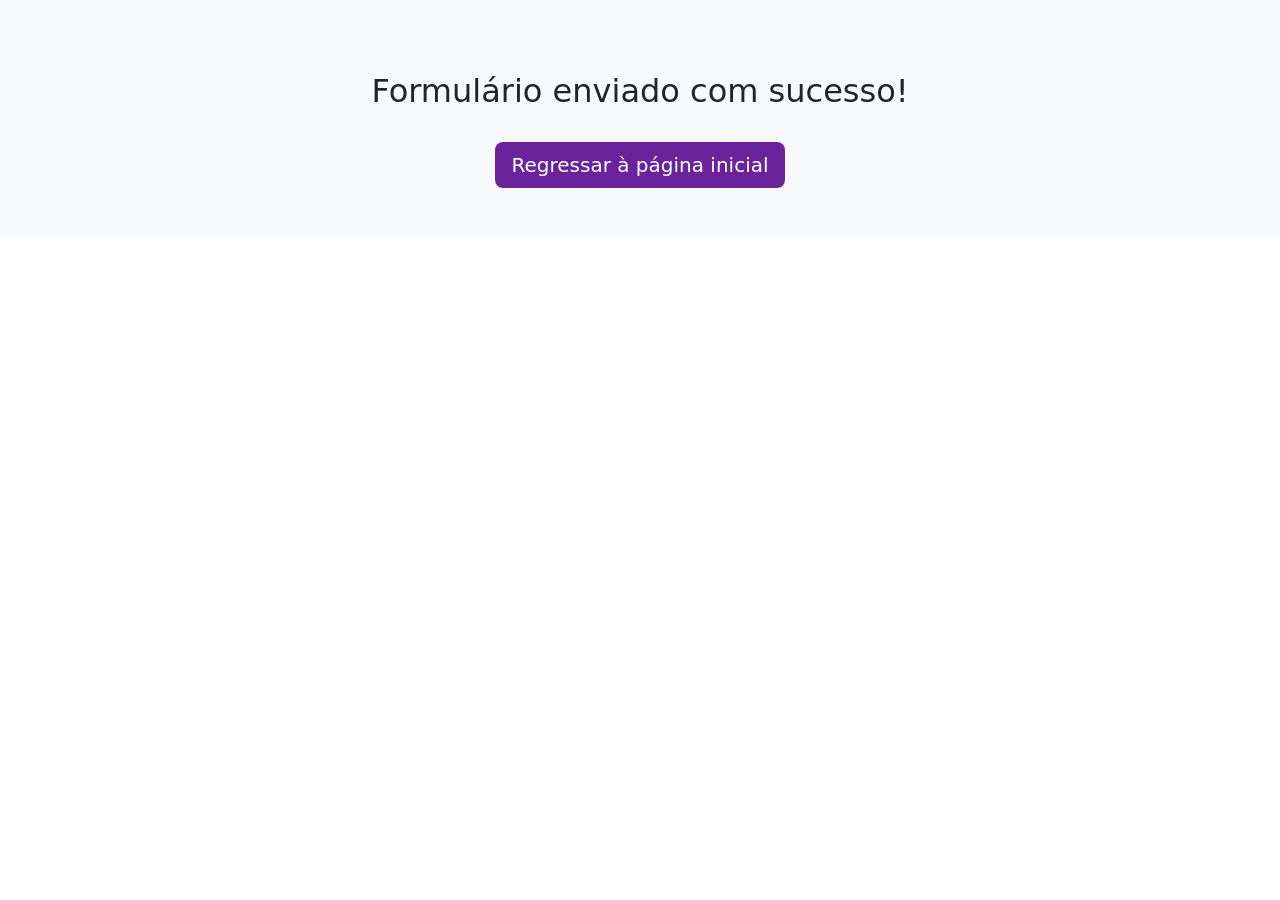
<file: pages/utils/success.html>
<!DOCTYPE html>
<html lang="en">

<head>
    <meta charset="UTF-8">
    <meta name="viewport" content="width=device-width, initial-scale=1.0">
    <title>Success!</title>
    <!-- CSS do bootstrap  -->
    <link href="https://cdn.jsdelivr.net/npm/bootstrap@5.3.8/dist/css/bootstrap.min.css" rel="stylesheet"
        integrity="sha384-sRIl4kxILFvY47J16cr9ZwB07vP4J8+LH7qKQnuqkuIAvNWLzeN8tE5YBujZqJLB" crossorigin="anonymous">
    <!-- icons do bootstrap  -->
    <link rel="stylesheet" href="https://cdn.jsdelivr.net/npm/bootstrap-icons@1.13.1/font/bootstrap-icons.min.css">
    <!-- CSS da minha app -->
    <link rel="stylesheet" href="../../css/contactos.css">
</head>

<body>
    <!-- header/nav -->
    <!-- main -->
    <section id="success" class="bg-light p-5 text-center">
        <h2 class="p-4">Formulário enviado com sucesso!</h2>
        <a href="../../index.html" class="btn btn-lg btn-purple">Regressar à página inicial</a>
    </section>

    <script src="https://cdn.jsdelivr.net/npm/bootstrap@5.3.8/dist/js/bootstrap.bundle.min.js"
        integrity="sha384-FKyoEForCGlyvwx9Hj09JcYn3nv7wiPVlz7YYwJrWVcXK/BmnVDxM+D2scQbITxI" crossorigin="anonymous">
        </script>
</body>

</html>
</file>
<file: css/index.css>
/* Cor roxa do CESAE */
.bg-roxo {
    background-color: #6a239b;
}

.texto-roxo {
    color: #6a239b;
}

/* Título com linha roxa por baixo */
.titulo-secao::after {
    content: "";
    display: block;
    width: 80px;
    height: 4px;
    background-color: #6a239b;
    border-radius: 2px;
    margin: 1rem auto 0;
}

.bg-hero-imagem {
    /* Sobreposição escura + imagem de fundo */
    background: linear-gradient(rgba(233, 228, 228, 0.6), rgba(0, 0, 0, 0.6)), 
    url('../images/tejo.png') no-repeat center center;
    background-size: cover;
}

.bi-person
{
    color: white;
}
</file>
<file: css/contactos.css>
#contacto {
    border-radius: 4px;
}

/* Linha roxa por baixo do título */
.titulo-secao::after {
    content: "";
    display: block;
    width: 80px;
    height: 4px;
    background-color: #6a239b;
    border-radius: 2px;
    margin: 1rem auto 0;
}

/* classe polo e filhos */
.polo { /* layout vertical */
    display: flex;
    flex-direction: column;
}
.polo h5 { /*título dos pólos*/
    color: #6a239b;
    font-weight: bold;
    min-height: 3rem;
}
.polo div.my-2 { /*blocos internos do pólo*/
    display: flex;
    flex: 1; /* cresce igualmente */
    flex-direction: column;
}

/* botões CTA */
.btn-purple {
    background-color: #6a239b;
    color: white;
    border: none;
}
.btn-purple:hover {
    background-color: black;
    font-weight: bolder;
    color: white;
}

/* checkbox e texto - para facilitar visibilidade */
.checkbox-consent {
    border-color: #6a239b;
}
.purple-text {
    color: #6a239b;
}

/* links */
/* links desabilitados */
.link-disabled {
    text-decoration: none;
    color: inherit;
    pointer-events: none; /* para evitar comportamento ao clicar */
    cursor: default; /* para o cursor manter o aspeto original e evitar interação */
}

/* Meter o icon em branco */
.bi {
    color: white;
}
</file>
<file: css/cursos.css>
.titulo-cursos::after {
    content: "";
    display: block;
    width: 80px;
    height: 4px;
    background-color: #6a239b;
    border-radius: 2px;
    margin: 1rem auto 0;      /* centra a linha */
}

.badge
{
    background-color: #6a239b;
    text-wrap: wrap;
}

.bi
{
    color: white;
}
</file>
<file: css/parceiros.css>
/* Título com linha roxa do CESAE por baixo */
.titulo-parceiros::after {
    content: "";
    display: block;
    width: 80px;
    height: 4px;
    background-color: #6a239b;
    border-radius: 2px;
    margin: 1rem auto 0;
}

/* Altura fixa do cartão e animação */
.cartao-parceiro {
    min-height: 160px;
    transition: transform 0.3s, box-shadow 0.3s, border-color 0.3s;
}

/* Ao passar o rato: sobe um pouco e ganha sombra roxa */
.cartao-parceiro:hover {
    transform: translateY(-6px);
    box-shadow: 0 10px 25px rgba(106, 35, 155, 0.15);
    border-color: #6a239b;
}

/* Logo dentro do cartão */
.cartao-parceiro img {
    max-height: 90px;
    object-fit: contain;
}

/* Meter o icon em branco */
.bi
{
    color: white;
}
</file>
